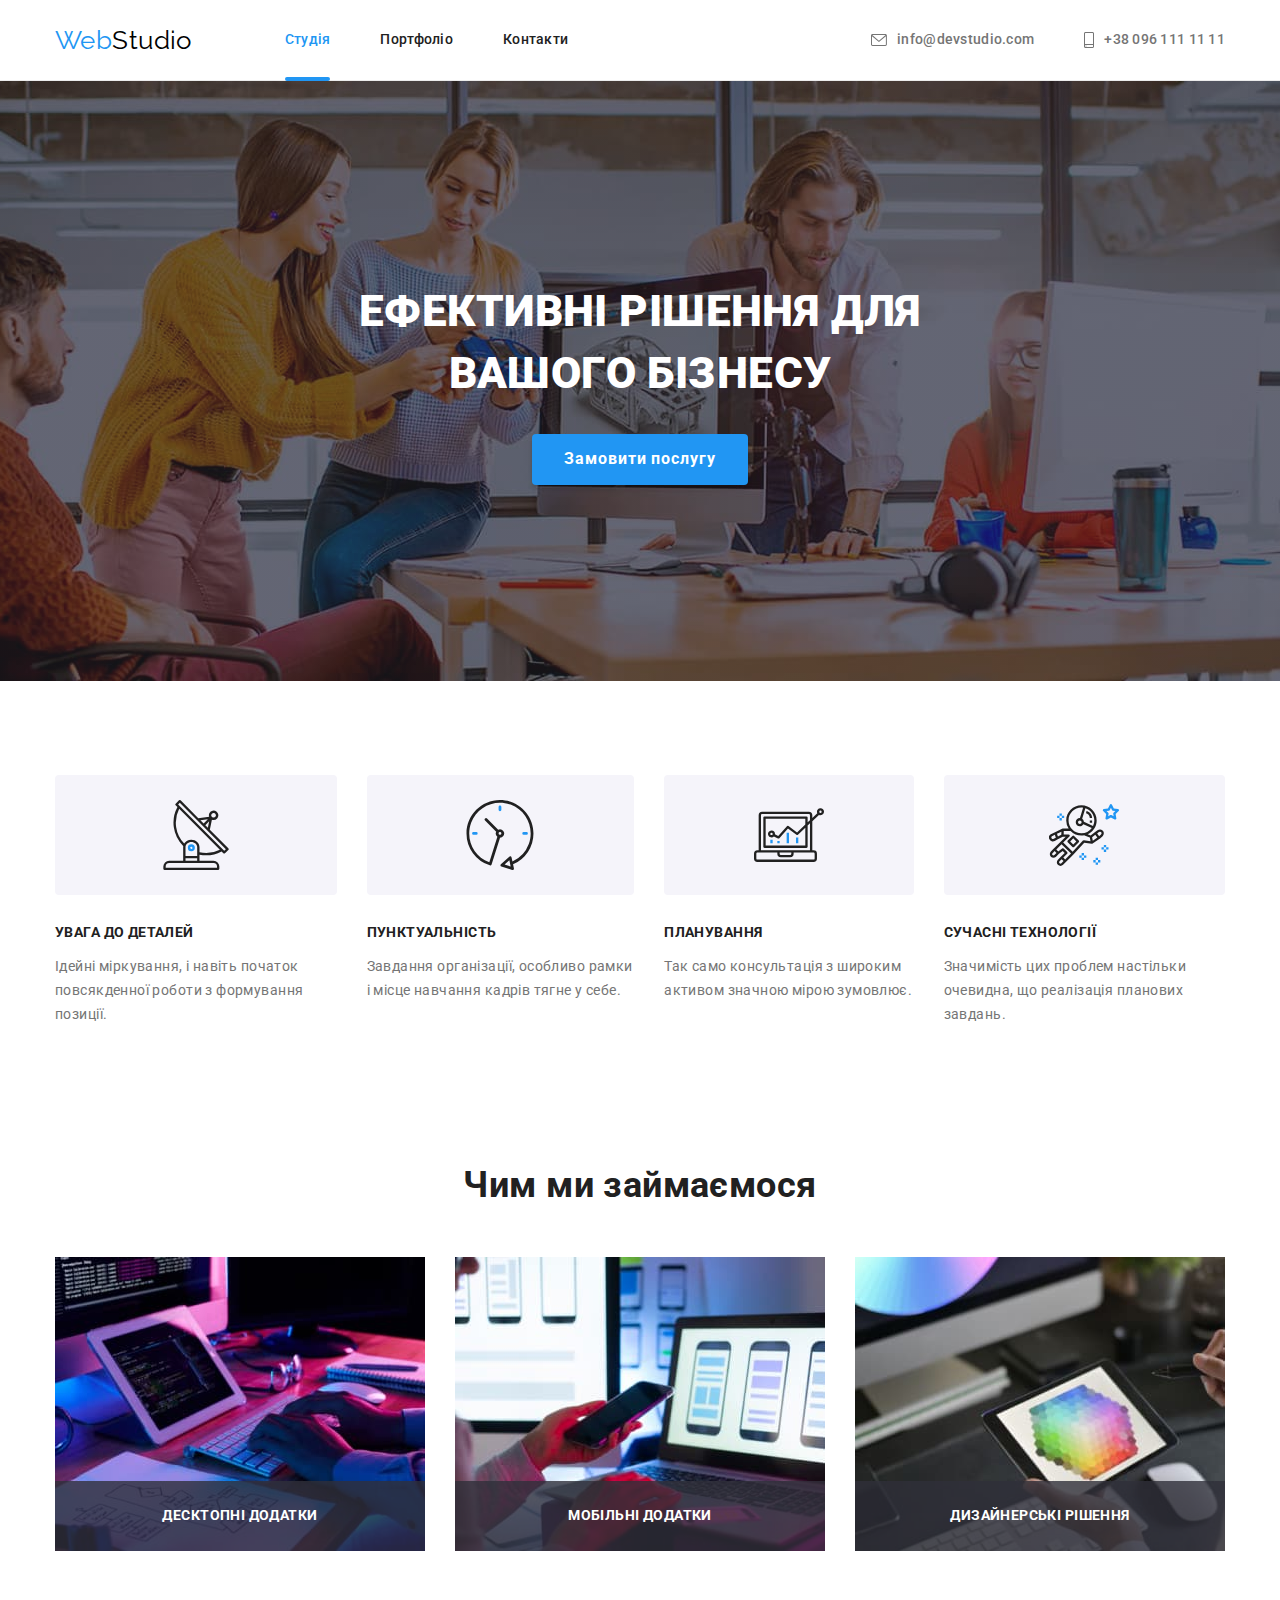
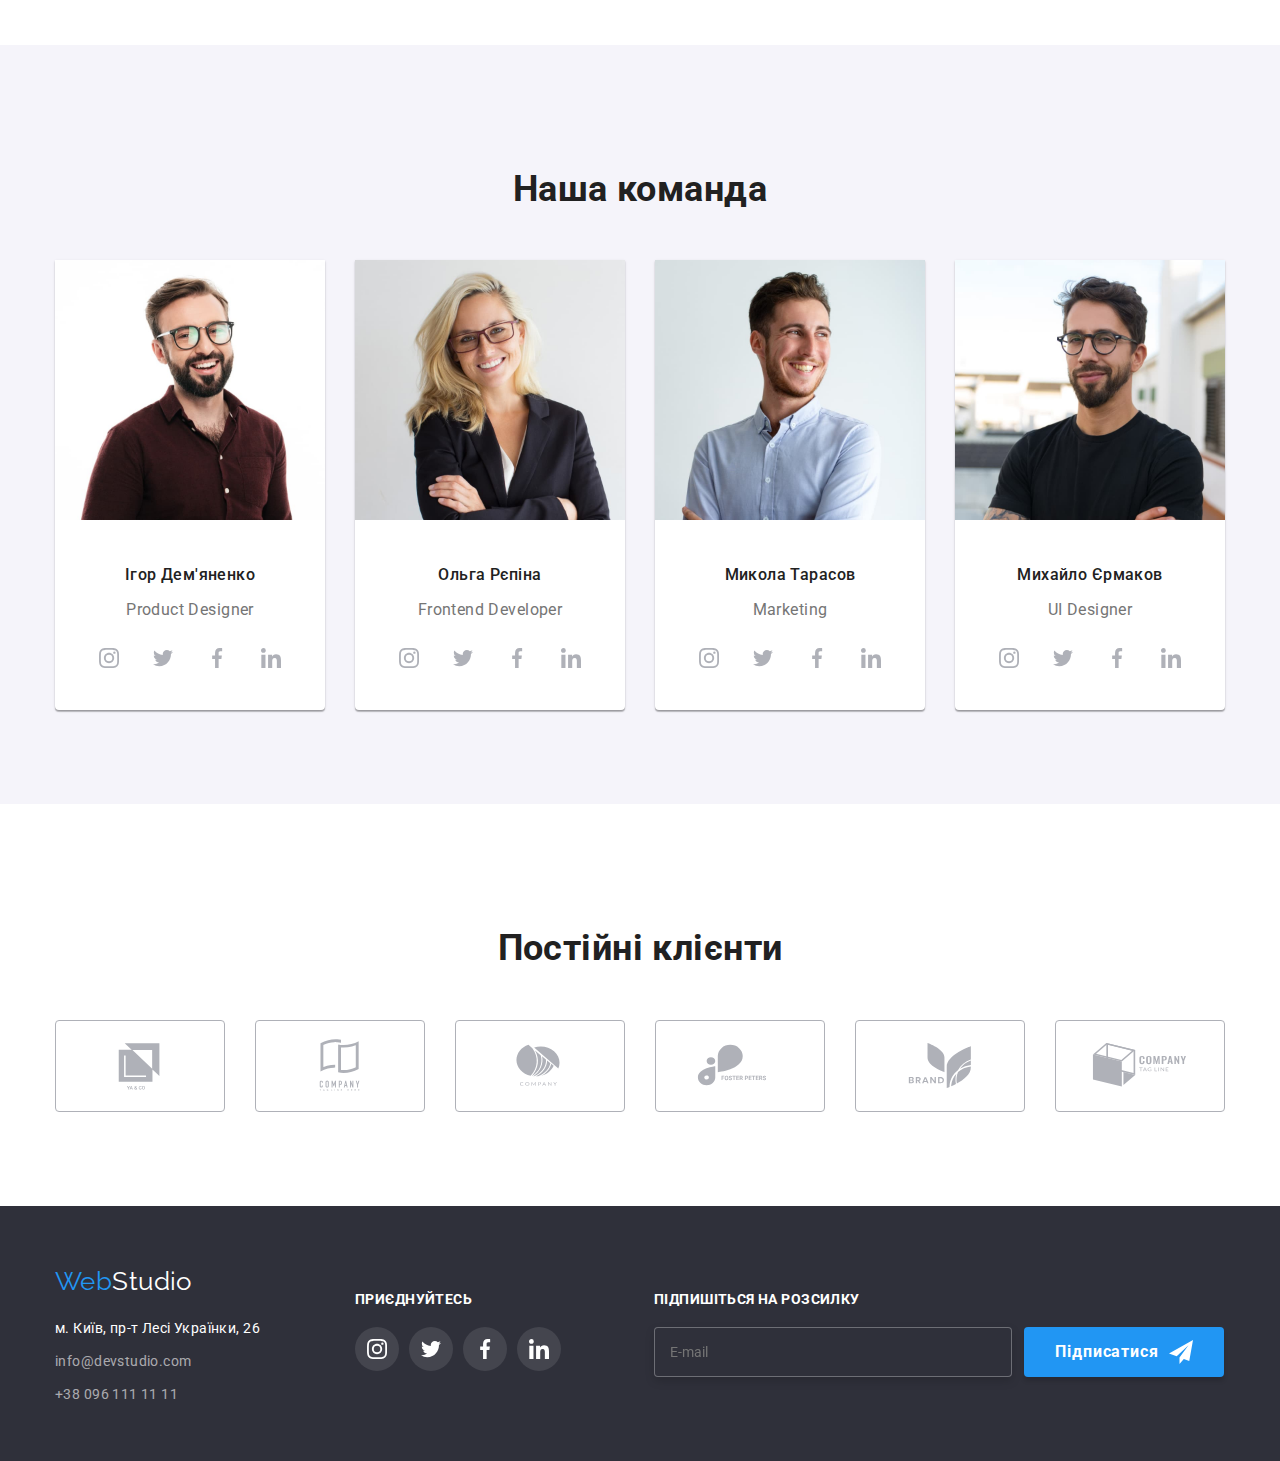
<file: index.html>
<!DOCTYPE html>
<html lang="uk">
    <meta charset="UTF-8">
    <meta http-equiv="X-UA-Compatible" content="IE=edge">
    <meta name="viewport" content="width=device-width, initial-scale=1.0">
    <title>Студія</title>
    <link rel="preconnect" href="https://fonts.googleapis.com">
    <link rel="preconnect" href="https://fonts.gstatic.com" crossorigin>
    <link href="https://fonts.googleapis.com/css2?family=Raleway:wght@700&family=Roboto:wght@400;500;700;900&display=swap"
        rel="stylesheet">
    <link rel="stylesheet" href="https://cdnjs.cloudflare.com/ajax/libs/modern-normalize/1.1.0/modern-normalize.min.css">   
    <!-- <link rel="stylesheet" href="./css/styles.css"> -->
    <link rel="stylesheet" href="./css/main.min.css">
</head>
<body>
    <!-- Шапка сайту -->
      <header>
        <div class="container main-nav">
            <a href="./index.html" class="logo" lang="en">
                <span class="logo__first-part">Web</span><span class="logo__second-part">Studio</span>
            </a>
            <nav>
                <ul class="list site-nav">
                    <li class="site-nav__item"><a href="./index.html" class="site-nav__link site-nav__link--current site-nav__link--active">Студія</a></li>
                    <li class="site-nav__item"><a href="./portfolio.html" class="site-nav__link">Портфоліо</a></li>
                    <li class="site-nav__item"><a href="./test.html" class="site-nav__link">Контакти</a></li>
                </ul>
            </nav>
            <ul class="list contactus">
                <li class="contactus__item">
                    <a href="mailto:info@devstudio.com" class="contactus__link">
                        <svg class="contactus__icon-mail" width="16" height="12">
                            <use href="./images/icons.svg#icon-mail"></use>
                        </svg>info@devstudio.com
                    </a>
                </li>
                <li class="contactus__item">
                    <a href="tel:+380961111111" class="contactus__link">
                        <svg class="contactus__icon-tel" width="10" height="16">
                            <use href="./images/icons.svg#icon-tel"></use>
                        </svg>+38 096 111 11 11
                    </a>
                </li>
            </ul>
        </div>
     </header>

      <main>
        <!--Hero-->
            <section class="hero hero--centred hero--theme">
                <div class="container">
                    <h1 class="hero__title">Ефективні рішення для 
                       вашого бізнесу</h1>
                    <button data-modal-open type="button" class="common-button hero__button">Замовити послугу</button>
                </div>
            </section>
        <!--Features-->
            <section class="section">
                <div class="container">
                    <h2  class="section__title visually-hidden">Наші особливості</h2>
                    <ul class="list features">
                        <li class="features__item">
                            <div class="features__icon">
                                <svg width="70" height="70">
                                    <use href="./images/icons.svg#icon-antenna"></use>
                                </svg>
                            </div>
                            <h3 class="features__title">Увага до деталей</h3>
                            <p>Ідейні міркування, і навіть початок повсякденної роботи з формування позиції.</p>
                        </li>
                        <li class="features__item">
                            <div class="features__icon">
                                <svg width="70" height="70">
                                    <use href="./images/icons.svg#icon-clock"></use>
                                </svg>
                            </div>
                            <h3 class="features__title">Пунктуальність</h3>
                            <p>Завдання організації, особливо рамки і місце навчання кадрів тягне у себе.</p>
                        </li>
                        <li class="features__item">
                            <div class="features__icon">
                                <svg width="70" height="70">
                                    <use href="./images/icons.svg#icon-diagram"></use>
                                </svg>
                            </div>
                            <h3 class="features__title">Планування</h3>
                            <p>Так само консультація з широким активом значною мірою зумовлює.</p>
                        </li>
                        <li class="features__item">
                            <div class="features__icon">
                                <svg width="70" height="70">
                                    <use href="./images/icons.svg#icon-astronaut"></use>
                                </svg>
                            </div>
                            <h3 class="features__title">Сучасні Технології</h3>
                            <p>Значимість цих проблем настільки очевидна, що реалізація планових завдань.</p>
                        </li>
                    </ul>
                </div>
            </section>
            <!--Works-->
            <section class="section section--nopadding">
                <div class="container">
                    <h2 class="section__title">Чим ми займаємося</h2>
                    <ul class="works list">
                        <li class="works__thumb">
                            <img  src="./images/box1.jpg" alt="Десктопні приложення" width="370" height="294">
                            <p class="works__description">Десктопні додатки</p>
                        </li>
                        <li class="works__thumb">
                            <img  src="./images/box2.jpg" alt="Мобільні приложення" width="370" height="294">
                            <p class="works__description">Мобільні додатки</p>
                        </li>
                        <li class="works__thumb">
                            <img  src="./images/box3.jpg" alt="Дизайнерські рішення" width="370" height="294">
                            <p class="works__description">Дизайнерські рішення</p>
                        </li>
                    </ul>
                </div>
            </section>
            <!--Our team-->
            <section class="section section--gray">
                <div class="container">
                    <h2 class="section__title">Наша команда</h2>
                    <ul class="list team">
                        <li class="team__item">
                            <img class="team__image" src="./images/card1.jpg" alt="Фото дизайнера проекту" width="270" height="260">
                            <div class="team__figcaption">
                                <h3 class="team__member">Ігор Дем'яненко</h3>
                                <p lang="en" class="team__position">Product Designer</p>
                                <ul class="list social">
                                    <li class="social__item">
                                        <a class="social__link" href="">
                                            <svg class="social__icon" width="20" height="20">
                                                <use href="./images/icons.svg#icon-inst"></use>
                                            </svg>
                                        </a>
                                    </li>
                                    <li class="social__item">
                                        <a class="social__link" href="">
                                            <svg class="social__icon" width="20" height="20">
                                                <use href="./images/icons.svg#icon-twit"></use>
                                            </svg>
                                        </a>
                                    </li>
                                    <li class="social__item">
                                        <a class="social__link" href="">
                                            <svg class="social__icon" width="20" height="20">
                                                <use href="./images/icons.svg#icon-fb"></use>
                                            </svg>
                                        </a>
                                    </li>
                                    <li class="social__item">
                                        <a class="social__link" href="">
                                            <svg class="social__icon" width="20" height="20">
                                                <use href="./images/icons.svg#icon-l-in"></use>
                                            </svg>
                                        </a>
                                    </li>
                                </ul> 
                            </div>
                        </li>
                        <li class="team__item">
                            <img class="team__image" src="./images/card2.jpg" alt="Фото фронт-енд розробника" width="270" height="260">
                            <div class="team__figcaption">
                                <h3 class="team__member">Ольга Рєпіна</h3>
                                <p lang="en" class="team__position">Frontend Developer</p>
                                <ul class="list social">
                                    <li class="social__item">
                                        <a class="social__link" href="">
                                            <svg class="social__icon" width="20" height="20">
                                                <use href="./images/icons.svg#icon-inst"></use>
                                            </svg>
                                        </a>
                                    </li>
                                    <li class="social__item">
                                        <a class="social__link" href="">
                                            <svg class="social__icon" width="20" height="20">
                                                <use href="./images/icons.svg#icon-twit"></use>
                                            </svg>
                                        </a>
                                    </li>
                                    <li class="social__item">
                                        <a class="social__link" href="">
                                            <svg class="social__icon" width="20" height="20">
                                                <use href="./images/icons.svg#icon-fb"></use>
                                            </svg>
                                        </a>
                                    </li>
                                    <li class="social__item">
                                        <a class="social__link" href="">
                                            <svg class="social__icon" width="20" height="20">
                                                <use href="./images/icons.svg#icon-l-in"></use>
                                            </svg>
                                        </a>
                                    </li>
                                </ul>
                            </div>
                        </li>
                        <li class="team__item">
                            <img class="team__image" src="./images/card3.jpg" alt="Фото маркетолога" width="270" height="260">
                            <div class="team__figcaption">
                                <h3 class="team__member">Микола Тарасов</h3>
                                <p lang="en" class="team__position">Marketing</p>
                                <ul class="list social">
                                    <li class="social__item">
                                        <a class="social__link" href="">
                                            <svg class="social__icon" width="20px" height="20px">
                                                <use href="./images/icons.svg#icon-inst"></use>
                                            </svg>
                                        </a>
                                    </li>
                                    <li class="social__item">
                                        <a class="social__link" href="">
                                            <svg class="social__icon" width="20" height="20">
                                                <use href="./images/icons.svg#icon-twit"></use>
                                            </svg>
                                        </a>
                                    </li>
                                    <li class="social__item">
                                        <a class="social__link" href="">
                                            <svg class="social__icon" width="20" height="20">
                                                <use href="./images/icons.svg#icon-fb"></use>
                                            </svg>
                                        </a>
                                    </li>
                                    <li class="social__item">
                                        <a class="social__link" href="">
                                            <svg class="social__icon" width="20" height="20">
                                                <use href="./images/icons.svg#icon-l-in"></use>
                                            </svg>
                                        </a>
                                    </li>
                                </ul>
                            </div>
                        </li>
                        <li class="team__item">
                            <img class="team__image" src="./images/card4.jpg" alt="Фото UI дизайнера" width="270" height="260">
                            <div class="team__figcaption">
                                <h3 class="team__member">Михайло Єрмаков</h3>
                                <p lang="en" class="team__position">UI Designer</p>
                                <ul class="list social">
                                    <li class="social__item">
                                        <a class="social__link" href="">
                                            <svg class="social__icon" width="20" height="20">
                                                <use href="./images/icons.svg#icon-inst"></use>
                                            </svg>
                                        </a>
                                    </li>
                                    <li class="social__item">
                                        <a class="social__link" href="">
                                            <svg class="social__icon" width="20" height="20">
                                                <use href="./images/icons.svg#icon-twit"></use>
                                            </svg>
                                        </a>
                                    </li>
                                    <li class="social__item">
                                        <a class="social__link" href="">
                                            <svg class="social__icon" width="20" height="20">
                                                <use href="./images/icons.svg#icon-fb"></use>
                                            </svg>
                                        </a>
                                    </li>
                                    <li class="social__item">
                                        <a class="social__link" href="">
                                            <svg class="social__icon" width="20" height="20">
                                                <use href="./images/icons.svg#icon-l-in"></use>
                                            </svg>
                                        </a>
                                    </li>
                                </ul>
                            </div>
                        </li>
                    </ul>
                </div>
            </section>
            <!-- /* Regular clients */ -->
            <section class="section">
                <div class="container">
                    <h2 class="section__title">Постійні клієнти</h2>
                    <ul class="list clients">
                        <li class="clients__item">
                            <a href="" class="clients__link">
                                <svg class="clients__icon" width="106" height="60">
                                    <use href="./images/icons.svg#icon-client1"></use>
                                </svg>
                            </a>
                        </li>
                        <li class="clients__item">
                            <a href="" class="clients__link">
                                <svg class="clients__icon" width="106" height="60">
                                    <use href="./images/icons.svg#icon-client2"></use>
                                </svg>
                            </a>
                        </li>
                        <li class="clients__item">
                            <a href="" class="clients__link">
                                <svg class="clients__icon" width="106" height="60">
                                    <use href="./images/icons.svg#icon-client3"></use>
                                </svg>
                            </a>
                        </li>
                        <li class="clients__item">
                            <a href="" class="clients__link">
                                <svg class="clients__icon" width="106" height="60">
                                    <use href="./images/icons.svg#icon-client4"></use>
                                </svg>
                            </a>
                        </li>
                        <li class="clients__item">
                            <a href="" class="clients__link">
                                <svg class="clients__icon" width="106" height="60">
                                    <use href="./images/icons.svg#icon-client5"></use>
                                </svg>
                            </a>
                        </li>
                        <li class="clients__item">
                            <a href="" class="clients__link">
                                <svg class="clients__icon" width="106" height="60">
                                    <use href="./images/icons.svg#icon-client6"></use>
                                </svg>
                            </a>
                        </li>
                    </ul>
                </div>
            </section>
      </main>
      <footer class="footer">
        <div class="container">
            <div class="footer__wrap">
                <div class="footer__contacts">
                    <a href="./index.html" class="logo" lang="en">
                        <span class="logo__first-part">Web</span><span class="footer__logo">Studio</span>
                    </a>
                    <address class="our-contacts ">
                        <ul class="list footer__our-contacts">
                            <li class="our-contacts__item">
                                <a href="https://goo.gl/maps/11UuVae9dyb9pXKr7" class="our-contacts__address" target="_blank"
                                    rel="noopener noreferrer nofollow">м. Київ, пр-т Лесі Українки, 26</a>
                            </li>
                            <li class="our-contacts__item">
                                <a href="mailto:info@devstudio.com" class="our-contacts__mail">info@devstudio.com</a>
                            </li>
                            <li>
                                <a href="tel:+380961111111" class="our-contacts__tel">+38 096 111 11 11</a>
                            </li>
                        </ul>
                    </address>
                </div>
            
                <div class="join-us">
                    <h3 class="join-us__title">Приєднуйтесь</h3>
                    <ul class="list social join-us__social">
                        <li class="social__item">
                            <a class="social__link join-us__social__link" href="">
                                <svg class="join-us__social__icon" width="20px" height="20px">
                                    <use href="./images/icons.svg#icon-inst"></use>
                                </svg>
                            </a>
                        </li>
                        <li class="social__item">
                            <a class="social__link join-us__social__link" href="">
                                <svg class="join-us__social__icon" width="20" height="20">
                                    <use href="./images/icons.svg#icon-twit"></use>
                                </svg>
                            </a>
                        </li>
                        <li class="social__item">
                            <a class="social__link join-us__social__link" href="">
                                <svg class="join-us__social__icon" width="20" height="20">
                                    <use href="./images/icons.svg#icon-fb"></use>
                                </svg>
                            </a>
                        </li>
                        <li class="social__item">
                            <a class="social__link join-us__social__link" href="">
                                <svg class="join-us__social__icon" width="20" height="20">
                                    <use href="./images/icons.svg#icon-l-in"></use>
                                </svg>
                            </a>
                        </li>
                    </ul>
                </div>
                <div class="subscribe">
                    <h3 class="subscribe__title">Підпишіться на розсилку</h3>

                    <form class="subscribe__email" name="user-subscribe">
                        <label for="subscribe"></label>
                        <input id="subscribe" type="email" name="user-subscribe" class="subscribe__input" placeholder="E-mail">
                        <button type="submit" class="subscribe__button common-button">Підписатися
                            <svg class="subscribe__icon" width="24" height="24">
                                <use href="./images/icons.svg#icon-send"></use>
                            </svg>
                        </button>
                    </form>

                </div>
            </div>
        </div>
    </footer>
    <!-- Модальне вікно -->
    <div class="backdrop is-hidden" data-modal>
        <div class="modal">
            <button class="modal__close" data-modal-close>
                <svg class="modal__close-icon">
                    <use href="./images/icons.svg#icon-close"></use>
                </svg>
            </button>
    
            <form class="form" name="user-contacts">
                <b class="form__welcome">Залиште свої дані, ми вам передзвонимо</b>
                
                <div>
                    <label for="name" class="form__field-label">Ім'я</label>
                    <div class="form__input-wrapper">
                        <input class="form__field-input" id="name" name="user-name" type="text">
                        <svg class="form__icon">
                            <use href="./images/icons.svg#icon-person"></use>
                        </svg>
                    </div>
                </div>

                <div>
                    <label for="tel" class="form__field-label">Телефон</label>
                    <div class="form__input-wrapper">
                        <input class="form__field-input" id="tel" name="user-tel" type="tel">
                        <svg class="form__icon">
                            <use href="./images/icons.svg#icon-phone"></use>
                        </svg>
                    </div>
                    
                </div>
                <div>
                    <label for="email" class="form__field-label">Пошта</label>
                    <div class="form__input-wrapper">
                        <input class="form__field-input" id="email" name="user-email" type="email">
                        <svg class="form__icon">
                            <use href="./images/icons.svg#icon-email"></use>
                        </svg>
                    </div>

                </div>
                <div>
                    <label for="feedback" class="form__field-label">Коментар</label>
                    <textarea class="form__field-textarea" id="feedback" name="user-feedback"
                        placeholder="Введіть текст"></textarea>
                </div>
                <div class="form__checkbox">
                    <label class="form__label-checkbox">
                        <input class="form__input-checkbox" name="user-agree" type="checkbox" value="checkbox">
                        <svg class="form__icon-checkbox form__check-icon">
                            <use href="./images/icons.svg#icon-check"></use>
                        </svg>
                        <svg class="form__icon-checkbox form__agree-icon">
                            <use href="./images/icons.svg#icon-agree"></use>
                        </svg>
                        <span> Погоджуюся з розсилкою та приймаю
                            <a href="" class="form__contract">Умови договору</a>
                        </span>
                    </label>
                </div>
                <button type="submit" class="form__button common-button">Відправити</button>
            </form>
        </div>
    </div>
    <script src="./js/modal.js"></script>
</body>
</html>
</file>
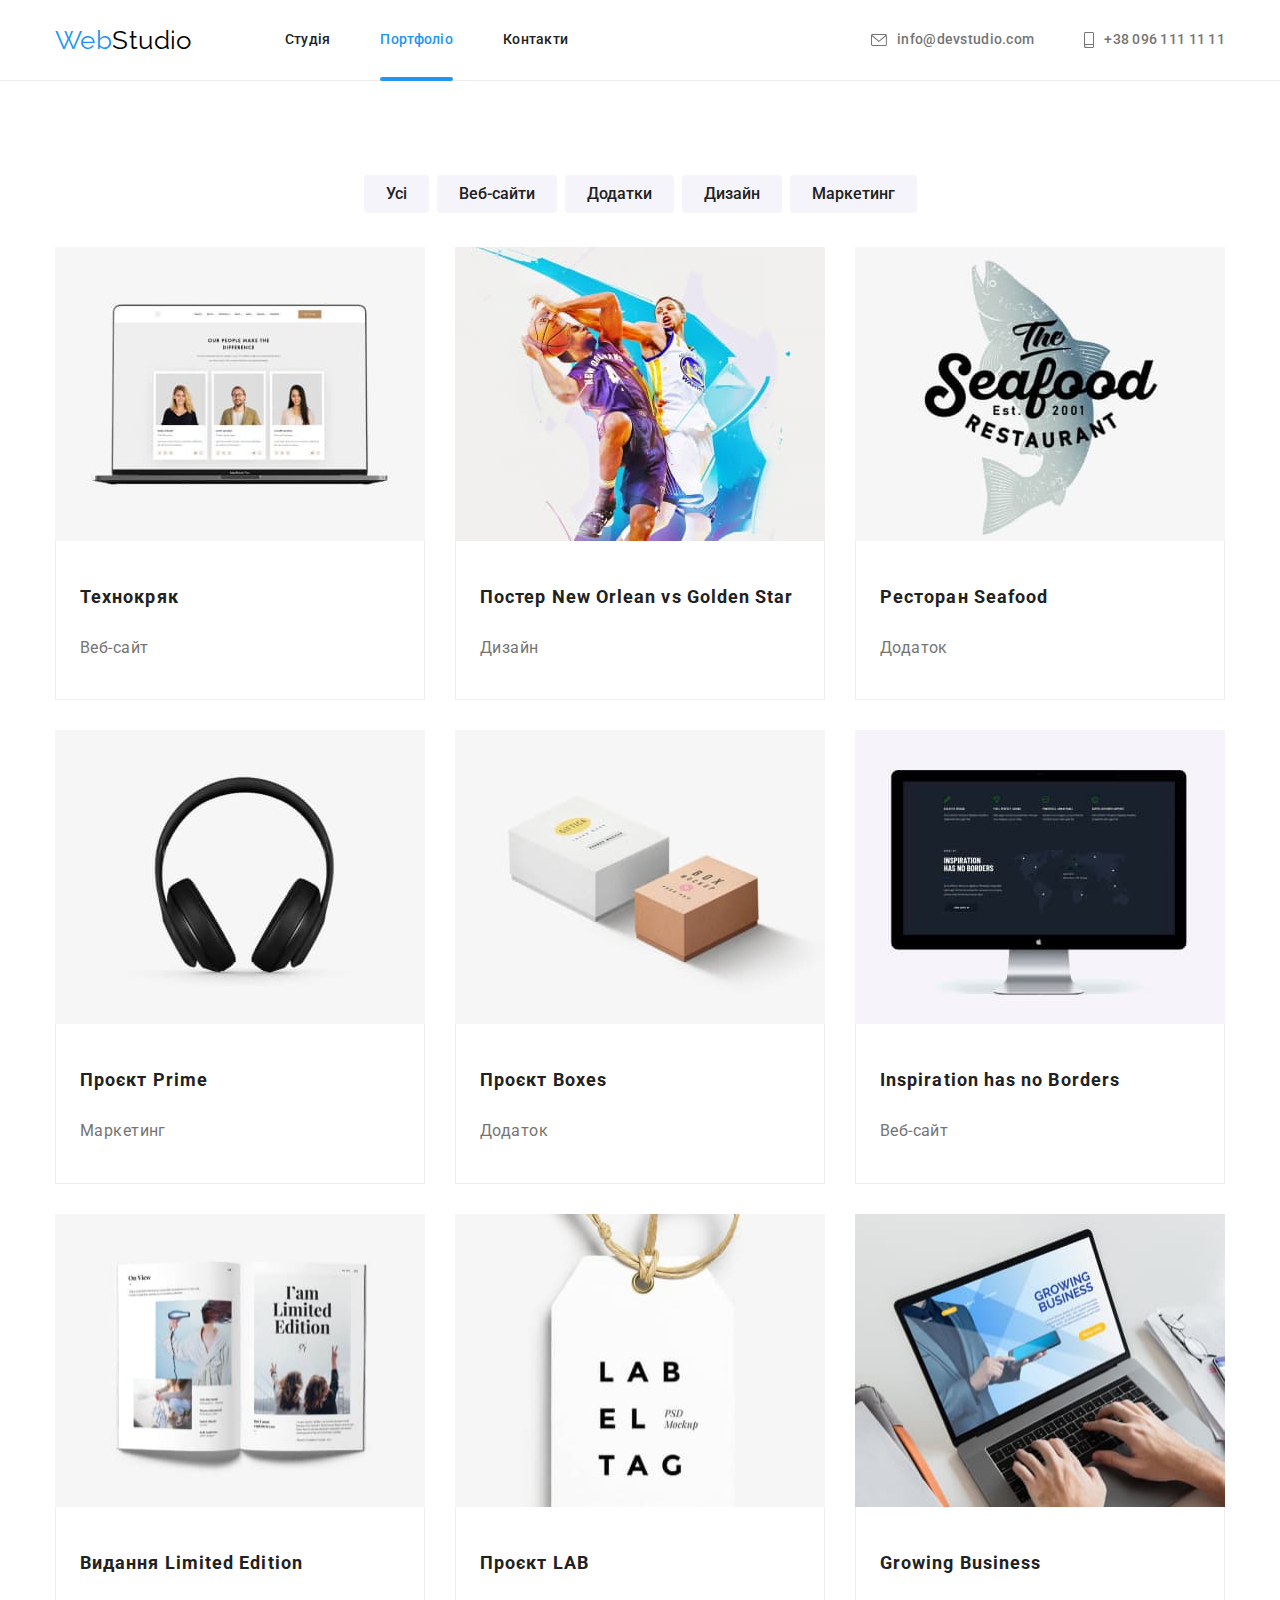
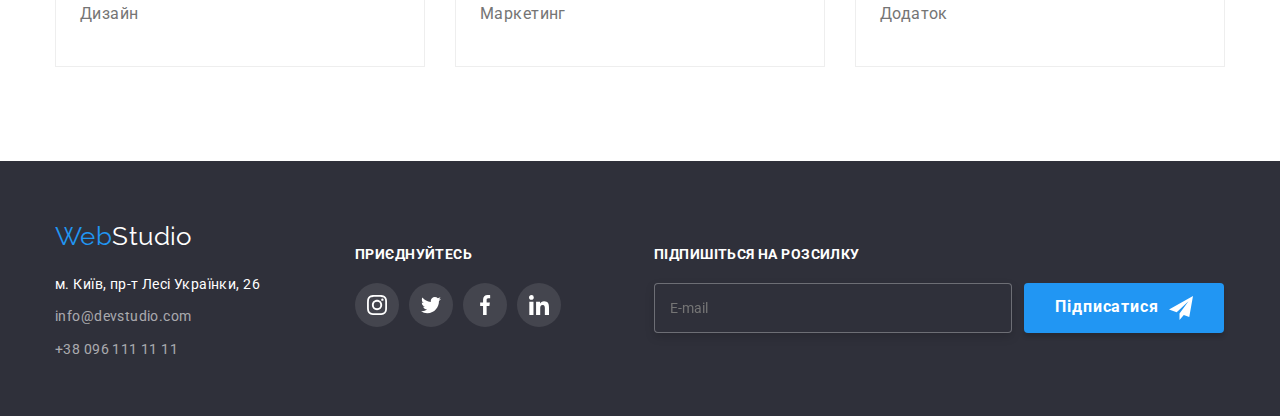
<file: portfolio.html>
<!DOCTYPE html>
<html lang="uk">
<head>
    <meta charset="UTF-8">
    <meta http-equiv="X-UA-Compatible" content="IE=edge">
    <meta name="viewport" content="width=device-width, initial-scale=1.0">
    <title>Портфоліо</title>
    <link rel="preconnect" href="https://fonts.googleapis.com">
    <link rel="preconnect" href="https://fonts.gstatic.com" crossorigin>
    <link href="https://fonts.googleapis.com/css2?family=Raleway:wght@700&family=Roboto:wght@400;500;700;900&display=swap"
        rel="stylesheet">
    <link rel="stylesheet" href="https://cdnjs.cloudflare.com/ajax/libs/modern-normalize/1.1.0/modern-normalize.min.css">    
    <!-- <link rel="stylesheet" href="./css/styles.css"> -->
    <link rel="stylesheet" href="./css/main.min.css">
</head>
<body>
    <!-- Шапка сайту -->
    <header>
        <div class="container main-nav">
            <a href="./index.html" class="logo" lang="en">
                <span class="logo__first-part">Web</span><span class="logo__second-part">Studio</span> 
             </a>
             <nav>
                <ul class="list site-nav">
                    <li class="site-nav__item"><a href="./index.html" class="site-nav__link">Студія</a></li>
                    <li class="site-nav__item"><a href="./portfolio.html" class="site-nav__link site-nav__link--current site-nav__link--active">Портфоліо</a></li>
                    <li class="site-nav__item"><a href="#" class="site-nav__link">Контакти</a></li>
                </ul>
            </nav>
            <ul class="list contactus">
                <li class="contactus__item">
                    <a href="mailto:info@devstudio.com" class="contactus__link">
                        <svg class="contactus__icon-mail" width="16px" height="12px">
                            <use href="./images/icons.svg#icon-mail"></use>
                        </svg>info@devstudio.com
                    </a>
                </li>
                <li class="contactus__item">
                    <a href="tel:+380961111111" class="contactus__link">
                        <svg class="contactus__icon-tel" width="10px" height="16px">
                            <use href="./images/icons.svg#icon-tel"></use>
                        </svg>+38 096 111 11 11
                    </a>
                </li>
            </ul>
        </div>
    </header>

    <main>
        <section class="portfolio">
            <div class="container">
                <h1 class="visually-hidden">Портфоліо</h1>
                <!-- Buttons -->
                <ul class="list buttons"> 
                    <li class="buttons__item"><button type="button" class="portfolio__button">Усі</button></li>
                    <li class="buttons__item"><button type="button" class="portfolio__button">Веб-сайти</button></li>
                    <li class="buttons__item"><button type="button" class="portfolio__button">Додатки</button></li>
                    <li class="buttons__item"><button type="button" class="portfolio__button">Дизайн</button></li>
                    <li class="buttons__item"><button type="button" class="portfolio__button">Маркетинг</button></li>
                </ul>
                <!-- Collection -->
                <!-- 1 -->
                <ul class="grid list">
                    <li class="grid__item">
                        <a href="" class="product">
                            <div class="product__thumb">
                                <img class="product__image" src="./images/img1.jpg" alt="Технокряк" width="370" height="294">
                                <div class="product__overlay">
                                    <p>Ресурс пропонує комплексні пропозиції з різним рівнем функціоналу та сервісів. Все це дозволить відвідувачу
                                        отримати вичерпні відомості про компанію чи приватну особу.
                                    </p>
                                </div>
                            </div>
                            <div class="product__description">
                                <h3 class="product__title">Технокряк</h3>
                                <p class="product__type">Веб-сайт</p>
                            </div>
                        </a>
                    </li>
                    <!-- 2 -->
                    <li class="grid__item">
                        <a href="" class="product">
                            <div class="product__thumb">
                                <img class="product__image" src="./images/img2.jpg" alt="Постер New Orlean vs Golden Star" width="370" height="294">
                                <div class="product__overlay">
                                    <p>Ресурс пропонує комплексні пропозиції з різним рівнем функціоналу та сервісів. Все це дозволить відвідувачу
                                        отримати вичерпні відомості про компанію чи приватну особу.
                                    </p>
                                </div>
                            </div>
                            <div class="product__description">
                                <h3 lang="en" class="product__title">Постер New Orlean vs Golden Star</h3>
                                <p class="product__type">Дизайн</p>
                            </div>
                        </a>
                    </li>
                    <!-- 3 -->
                    <li class="grid__item">
                        <a href="" class="product">
                            <div class="product__thumb">
                                <img class="product__image" src="./images/img3.jpg" alt="Ресторан Seafood" width="370" height="294">
                                    <div class="product__overlay">
                                    <p>Ресурс пропонує комплексні пропозиції з різним рівнем функціоналу та сервісів. Все це дозволить відвідувачу
                                        отримати вичерпні відомості про компанію чи приватну особу.
                                    </p>
                                </div>
                            </div>
                            <div class="product__description">
                                <h3 lang="en" class="product__title">Ресторан Seafood</h3>
                                <p class="product__type">Додаток</p>
                            </div>
                        </a>
                    </li>
                    <!-- 4 -->
                    <li class="grid__item">
                        <a href="" class="product">
                            <div class="product__thumb">
                                <img class="product__image" src="./images/img4.jpg" alt="Проєкт Prime" width="370" height="294">
                                <div class="product__overlay">
                                    <p>Ресурс пропонує комплексні пропозиції з різним рівнем функціоналу та сервісів. Все це дозволить відвідувачу
                                        отримати вичерпні відомості про компанію чи приватну особу.
                                    </p>
                                </div>
                            </div>
                            <div class="product__description">
                                <h3 lang="en" class="product__title">Проєкт Prime</h3>
                                <p class="product__type">Маркетинг</p>
                            </div>
                        </a>
                    </li>
                    <!-- 5 -->
                    <li class="grid__item">
                        <a href="" class="product">
                            <div class="product__thumb">
                                <img class="product__image" src="./images/img5.jpg" alt="Проєкт Boxes" width="370" height="294">
                                <div class="product__overlay">
                                    <p>Ресурс пропонує комплексні пропозиції з різним рівнем функціоналу та сервісів. Все це дозволить відвідувачу
                                        отримати вичерпні відомості про компанію чи приватну особу.
                                    </p>
                                </div>
                            </div>
                            <div class="product__description">
                                <h3 lang="en" class="product__title">Проєкт Boxes</h3>
                                <p class="product__type">Додаток</p>
                            </div>
                        </a>
                    </li>
                    <!-- 6 -->
                    <li class="grid__item">
                        <a href="" class="product">
                            <div class="product__thumb">
                                <img class="product__image" src="./images/img6.jpg" alt="Inspiration has no Borders" width="370" height="294">
                                <div class="product__overlay">
                                    <p>Ресурс пропонує комплексні пропозиції з різним рівнем функціоналу та сервісів. Все це дозволить відвідувачу
                                        отримати вичерпні відомості про компанію чи приватну особу.
                                    </p>
                                </div>
                            </div>
                            <div class="product__description">
                                <h3 lang="en" class="product__title">Inspiration has no Borders</h3>
                                <p class="product__type">Веб-сайт</p>
                            </div>
                        </a>
                    </li>
                    <!-- 7 -->
                    <li class="grid__item">
                        <a href="" class="product">
                            <div class="product__thumb">
                                <img class="product__image" src="./images/img7.jpg" alt="Видання Limited Edition" width="370" height="294">
                                <div class="product__overlay">
                                    <p>Ресурс пропонує комплексні пропозиції з різним рівнем функціоналу та сервісів. Все це дозволить відвідувачу
                                        отримати вичерпні відомості про компанію чи приватну особу.
                                    </p>
                                </div>
                            </div>
                            <div class="product__description">
                                <h3 lang="en" class="product__title">Видання Limited Edition</h3>
                                <p class="product__type">Дизайн</p>
                            </div>
                        </a>
                    </li>
                    <!-- 8 -->
                     <li class="grid__item">
                        <a href="" class="product">
                            <div class="product__thumb">
                                <img class="product__image" src="./images/img8.jpg" alt="Проєкт LAB" width="370" height="294">
                                <div class="product__overlay">
                                    <p>Ресурс пропонує комплексні пропозиції з різним рівнем функціоналу та сервісів. Все це дозволить відвідувачу
                                        отримати вичерпні відомості про компанію чи приватну особу.
                                    </p>
                                </div>
                            </div>
                            <div class="product__description">
                                <h3 lang="en" class="product__title">Проєкт LAB</h3>
                                <p class="product__type">Маркетинг</p>
                            </div>
                        </a>
                    </li>
                    <!-- 9 -->
                    <li class="grid__item">
                        <a href="" class="product">
                            <div class="product__thumb">
                                <img class="product__image" src="./images/img9.jpg" alt="Growing Business" width="370" height="294">
                                <div class="product__overlay">
                                    <p>Ресурс пропонує комплексні пропозиції з різним рівнем функціоналу та сервісів. Все це дозволить відвідувачу
                                        отримати вичерпні відомості про компанію чи приватну особу.
                                    </p>
                                </div>
                            </div>
                            <div class="product__description">
                                <h3 lang="en" class="product__title">Growing Business</h3>
                                <p class="product__type">Додаток</p>
                            </div>
                        </a>
                    </li>
                </ul>
            </div>
        </section>
    </main>
        <footer class="footer">
            <div class="container">
                <div class="footer__wrap">
                    <div class="footer__contacts">
                        <a href="./index.html" class="logo" lang="en">
                            <span class="logo__first-part">Web</span><span class="footer__logo">Studio</span>
                        </a>
                        <address class="our-contacts ">
                            <ul class="list footer__our-contacts">
                                <li class="our-contacts__item">
                                    <a href="https://goo.gl/maps/11UuVae9dyb9pXKr7" class="our-contacts__address"
                                        target="_blank" rel="noopener noreferrer nofollow">м. Київ, пр-т Лесі Українки, 26</a>
                                </li>
                                <li class="our-contacts__item">
                                    <a href="mailto:info@devstudio.com" class="our-contacts__mail">info@devstudio.com</a>
                                </li>
                                <li>
                                    <a href="tel:+380961111111" class="our-contacts__tel">+38 096 111 11 11</a>
                                </li>
                            </ul>
                        </address>
                    </div>
        
                    <div class="join-us">
                        <h3 class="join-us__title">Приєднуйтесь</h3>
                        <ul class="list social join-us__social">
                            <li class="social__item">
                                <a class="social__link join-us__social__link" href="">
                                    <svg class="join-us__social__icon" width="20px" height="20px">
                                        <use href="./images/icons.svg#icon-inst"></use>
                                    </svg>
                                </a>
                            </li>
                            <li class="social__item">
                                <a class="social__link join-us__social__link" href="">
                                    <svg class="join-us__social__icon" width="20" height="20">
                                        <use href="./images/icons.svg#icon-twit"></use>
                                    </svg>
                                </a>
                            </li>
                            <li class="social__item">
                                <a class="social__link join-us__social__link" href="">
                                    <svg class="join-us__social__icon" width="20" height="20">
                                        <use href="./images/icons.svg#icon-fb"></use>
                                    </svg>
                                </a>
                            </li>
                            <li class="social__item">
                                <a class="social__link join-us__social__link" href="">
                                    <svg class="join-us__social__icon" width="20" height="20">
                                        <use href="./images/icons.svg#icon-l-in"></use>
                                    </svg>
                                </a>
                            </li>
                        </ul>
                    </div>
                    <div class="subscribe">
                        <h3 class="subscribe__title">Підпишіться на розсилку</h3>
        
                        <form class="subscribe__email" name="user-subscribe">
                            <label for="subscribe"></label>
                            <input id="subscribe" type="email" name="user-subscribe" class="subscribe__input"
                                placeholder="E-mail">
                            <button type="submit" class="subscribe__button common-button">Підписатися
                                <svg class="subscribe__icon" width="24" height="24">
                                    <use href="./images/icons.svg#icon-send"></use>
                                </svg>
                            </button>
                        </form>
        
                    </div>
                </div>
            </div>
        </footer>
</body>
</html>
</file>
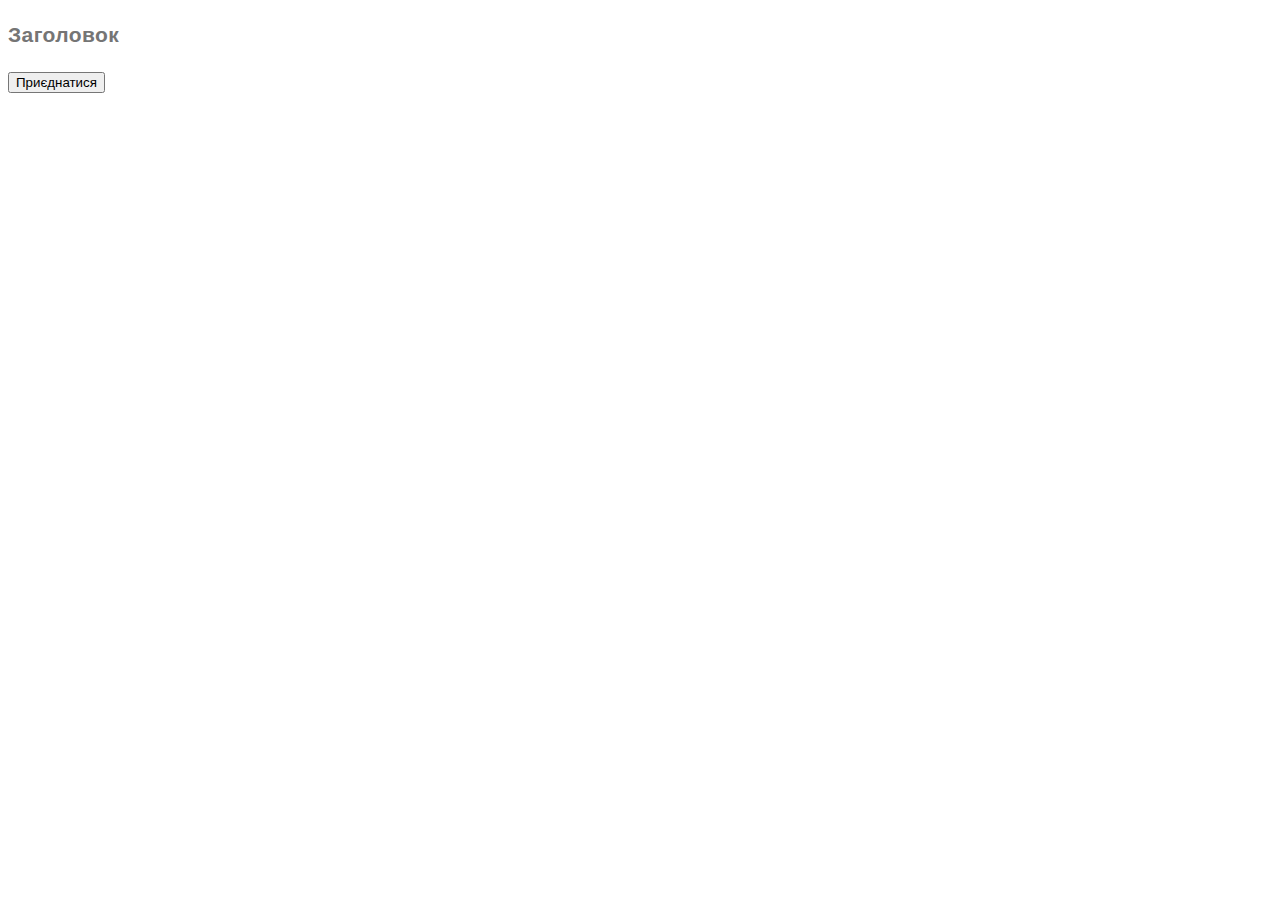
<file: test.html>
<!DOCTYPE html>
<html lang="en">
<head>
    <meta charset="UTF-8">
    <meta http-equiv="X-UA-Compatible" content="IE=edge">
    <meta name="viewport" content="width=device-width, initial-scale=1.0">
    <title>Test</title>
    <link rel="stylesheet" href="./css/main.min.css">
</head>
<body>
    <div class="box">
        <h2 class="box__title" >Заголовок</h2>
        <button class="box__button" >Приєднатися</button>
    </div>
</body>
</html>
</file>
<file: css/main.min.css>
body{background-color:#fff;color:#757575;font-size:14px;line-height:1.71;font-weight:400;letter-spacing:.03em;font-family:Roboto,sans-serif}.our-contacts{margin-bottom:0;margin-top:0;font-style:normal;text-decoration:none}.grid,.buttons,.our-contacts__item,.footer__our-contacts,.clients,.social,.team,.works,.features,.contactus,.site-nav{margin:0;padding:0;list-style:none}.container{width:1200px;padding-left:15px;padding-right:15px;margin:0 auto}.product__overlay,.form__checkbox,.modal__close,.subscribe__button,.clients__link,.social__link,.works__description,.features__icon,.main-nav{display:-webkit-box;display:-ms-flexbox;display:flex;-webkit-box-align:center;-ms-flex-align:center;align-items:center;-webkit-box-pack:center;-ms-flex-pack:center;justify-content:center}.form__button,.subscribe__button,.hero__button{font-family:inherit;border-width:0;-webkit-box-shadow:0px 4px 4px rgba(0,0,0,.15);box-shadow:0px 4px 4px rgba(0,0,0,.15);border-radius:4px;cursor:pointer;font-weight:700;font-size:16px;line-height:1.88;letter-spacing:.06em;background-color:#2196f3;color:#fff}.section{display:block;-webkit-box-pack:center;-ms-flex-pack:center;justify-content:center;padding-top:94px;padding-bottom:94px}.section__title{text-align:center;margin-bottom:50px;color:#212121;font-weight:700;font-size:36px;line-height:1.16}.subscribe__title,.join-us__title{font-size:14px;color:#fff;font-weight:700;line-height:1.14;text-transform:uppercase}header{border-bottom:1px solid #ececec}.main-nav{padding-top:0;padding-bottom:0}.logo{font-family:"Raleway",sans-serif;font-size:26px;line-height:1.2;text-decoration:none}.logo__first-part{color:#2196f3}.logo__second-part{color:#000}.footer__logo{color:#fff}.site-nav{display:-webkit-box;display:-ms-flexbox;display:flex;margin-left:93px}.site-nav__item{position:relative;margin-right:50px}.site-nav__item:last-child{margin-right:0}.site-nav__link{display:block;padding-top:32px;padding-bottom:32px;font-weight:500;line-height:1.14;letter-spacing:.02em;color:#212121;text-decoration:none;-webkit-transition:color 250ms var(--function-transition);transition:color 250ms var(--function-transition)}.site-nav__link:hover,.site-nav__link:focus{color:#2196f3}.site-nav__link--current{color:#2196f3}.site-nav__link--active::after{content:"";position:absolute;left:0;bottom:-1px;width:100%;height:2px;border:2px solid #2196f3;background:#2196f3;border-radius:20px}.contactus{display:-webkit-box;display:-ms-flexbox;display:flex;margin-left:auto}.contactus__item{margin-right:50px}.contactus__item:last-child{margin-right:0}.contactus__link{display:inline-block;padding-top:32px;padding-bottom:32px;position:relative;color:#757575;font-weight:500;line-height:1.14;letter-spacing:.02em;text-decoration:none;-webkit-transition:color 250ms var(--function-transition);transition:color 250ms var(--function-transition)}.contactus__link:hover,.contactus__link:focus{color:#2196f3}.contactus__link>.contactus__icon-mail,.contactus__link>.contactus__icon-tel{margin-right:10px;fill:currentColor;vertical-align:middle}.hero{padding-top:200px;padding-bottom:200px}.hero--centred{text-align:center}.hero--theme{max-width:1600px;height:600px;margin-left:auto;margin-right:auto;background:-webkit-gradient(linear, left top, right top, from(rgba(47, 48, 58, 0.4)), to(rgba(47, 48, 58, 0.4))),url(../images/img-hero.jpg);background:linear-gradient(to right, rgba(47, 48, 58, 0.4), rgba(47, 48, 58, 0.4)),url(../images/img-hero.jpg);background-repeat:no-repeat;background-position:center;background-color:#c4c4c4}.hero__title{width:696px;margin:0 auto;font-weight:900;font-size:44px;line-height:1.4;text-transform:uppercase;color:#fff}.hero__button{display:inline;margin-top:30px;padding:10px 32px;min-width:216px}.visually-hidden{position:absolute;white-space:nowrap;width:1px;height:1px;overflow:hidden;border:0;padding:0;clip:rect(0 0 0 0);-webkit-clip-path:inset(50%);clip-path:inset(50%);margin:-1px}.features{display:-webkit-box;display:-ms-flexbox;display:flex;-webkit-box-pack:center;-ms-flex-pack:center;justify-content:center}.features__item{margin-right:30px}.features__item:last-child{margin-right:0}.features__title{margin-bottom:10px;font-size:14px;color:#212121;font-weight:700;line-height:1.14;text-transform:uppercase}.features__icon{width:auto;height:120px;border-radius:4px;background-color:#f5f4fa;margin-bottom:30px}.section--nopadding{padding-top:0}.works{display:-webkit-box;display:-ms-flexbox;display:flex;-webkit-box-pack:center;-ms-flex-pack:center;justify-content:center}.works__thumb{display:-webkit-box;display:-ms-flexbox;display:flex;-webkit-box-align:end;-ms-flex-align:end;align-items:flex-end;position:relative;max-width:100%;height:auto;margin-right:30px}.works__thumb:last-child{margin-right:0}.works__description{position:absolute;height:70px;width:100%;margin:0 auto;text-align:center;font-weight:700;line-height:1.14;text-align:center;text-transform:uppercase;color:#fff;background-color:rgba(47,48,58,.8)}.section--gray{background-color:#f5f4fa}.team{display:-webkit-box;display:-ms-flexbox;display:flex;-webkit-box-pack:center;-ms-flex-pack:center;justify-content:center}.team__item{margin-right:30px;-webkit-box-shadow:0px 1px 3px rgba(0,0,0,.12),0px 1px 1px rgba(0,0,0,.14),0px 2px 1px rgba(0,0,0,.2);box-shadow:0px 1px 3px rgba(0,0,0,.12),0px 1px 1px rgba(0,0,0,.14),0px 2px 1px rgba(0,0,0,.2);border-radius:0px 0px 4px 4px;background-color:#fff}.team__item:last-child{margin-right:0}.team__image{display:block;max-width:100%;height:auto}.team__figcaption{padding:30px 10px}.team__member{margin-bottom:10px;text-align:center;color:#212121;font-weight:500;font-size:16px;line-height:1.18}.team__position{font-size:16px;text-align:center;line-height:1.17;margin-bottom:16px}.social{display:-webkit-box;display:-ms-flexbox;display:flex;-webkit-box-pack:center;-ms-flex-pack:center;justify-content:center}.social__item{width:44px;height:44px;margin-right:10px}.social__item:last-child{margin-right:0}.social__link{width:100%;height:100%;border-radius:50%;-webkit-transition:background-color 250ms cubic-bezier(0.4, 0, 0.2, 1);transition:background-color 250ms cubic-bezier(0.4, 0, 0.2, 1)}.social__icon{fill:#afb1b8;-webkit-transition:fill 250ms cubic-bezier(0.4, 0, 0.2, 1);transition:fill 250ms cubic-bezier(0.4, 0, 0.2, 1)}.social__link:hover .social__icon,.social__link:focus .social__icon{fill:#fff}.social__link:hover,.social__link:focus{background-color:#2196f3}.clients{display:-webkit-box;display:-ms-flexbox;display:flex;-webkit-box-pack:center;-ms-flex-pack:center;justify-content:center}.clients__item{width:170px;height:92px;margin-right:30px}.clients__item:last-child{margin-right:0}.clients__link{width:100%;height:100%;border:1px solid #afb1b8;border-radius:4px;-webkit-transition:border 250ms cubic-bezier(0.4, 0, 0.2, 1);transition:border 250ms cubic-bezier(0.4, 0, 0.2, 1)}.clients__icon{fill:#afb1b8;-webkit-transition:fill 250ms cubic-bezier(0.4, 0, 0.2, 1);transition:fill 250ms cubic-bezier(0.4, 0, 0.2, 1)}.clients__link:hover .clients__icon,.clients__link:focus .clients__icon{fill:#2196f3}.clients__link:hover,.clients__link:focus{border:1px solid #2196f3}.footer{background-color:#2f303a;padding-top:60px;padding-bottom:60px}.footer__wrap{display:-webkit-box;display:-ms-flexbox;display:flex}.footer__contacts{width:230px;height:135px}.footer__our-contacts{display:inline-block;margin-top:20px}.our-contacts__item{margin-bottom:9px}.our-contacts__address{color:#fff;-webkit-transition:color 250ms cubic-bezier(0.4, 0, 0.2, 1);transition:color 250ms cubic-bezier(0.4, 0, 0.2, 1);text-decoration:none}.our-contacts__mail,.our-contacts__tel{color:rgba(255,255,255,.6);-webkit-transition:color 250ms cubic-bezier(0.4, 0, 0.2, 1);transition:color 250ms cubic-bezier(0.4, 0, 0.2, 1);text-decoration:none}.our-contacts__address:hover,.our-contacts__address:focus,.our-contacts__mail:hover,.our-contacts__mail:focus,.our-contacts__tel:hover,.our-contacts__tel:focus{color:#2196f3}.join-us{width:206px;height:80px;margin-left:70px;margin-top:12px}.join-us__social{margin-top:20px}.join-us__social__link{border-radius:50%;background-color:rgba(255,255,255,.1);-webkit-transition:background-color 250ms cubic-bezier(0.4, 0, 0.2, 1);transition:background-color 250ms cubic-bezier(0.4, 0, 0.2, 1)}.join-us__social__icon{fill:#fff}.join-us__social__link:hover,.join-us__social__link:focus{background-color:#2196f3}.subscribe{width:570px;display:block;margin-top:12px;margin-left:93px}.subscribe__email{margin-top:20px;display:-webkit-box;display:-ms-flexbox;display:flex}.subscribe__input{width:358px;height:50px;padding-left:15px;padding-bottom:15px;padding-top:15px;outline:none;border:1px solid rgba(255,255,255,.3);-webkit-filter:drop-shadow(0px 4px 4px rgba(0, 0, 0, 0.15));filter:drop-shadow(0px 4px 4px rgba(0, 0, 0, 0.15));border-radius:4px;background-color:#2f303a;color:#fff;-webkit-transition:border 250ms cubic-bezier(0.4, 0, 0.2, 1);transition:border 250ms cubic-bezier(0.4, 0, 0.2, 1)}.subscribe__input:hover,.subscribe__input:focus{border:1px solid #2196f3}.subscribe__button{margin-left:12px;padding:10px 28px;width:200px;height:50px}.subscribe__icon{margin-left:10px}.backdrop{position:fixed;top:0;left:0;width:100%;height:100%;background:rgba(0,0,0,.2);opacity:1;-webkit-transition:opacity 250ms cubic-bezier(0.4, 0, 0.2, 1);transition:opacity 250ms cubic-bezier(0.4, 0, 0.2, 1)}.is-hidden{opacity:0;pointer-events:none;visibility:hidden;-webkit-transition:opacity 250ms cubic-bezier(0.4, 0, 0.2, 1);transition:opacity 250ms cubic-bezier(0.4, 0, 0.2, 1)}.backdrop.is-hidden .modal{-webkit-transform:translate(-50%, -50%) scale(0.5);transform:translate(-50%, -50%) scale(0.5)}.modal{position:absolute;top:50%;left:50%;padding:8px;min-width:528px;min-height:581px;border-radius:4px;background-color:#fff;-webkit-box-shadow:0px 1px 3px rgba(0,0,0,.12),0px 1px 1px rgba(0,0,0,.14),0px 2px 1px rgba(0,0,0,.2);box-shadow:0px 1px 3px rgba(0,0,0,.12),0px 1px 1px rgba(0,0,0,.14),0px 2px 1px rgba(0,0,0,.2);-webkit-transform:translate(-50%, -50%) scale(1);transform:translate(-50%, -50%) scale(1);-webkit-transition:-webkit-transform 250ms cubic-bezier(0.4, 0, 0.2, 1);transition:-webkit-transform 250ms cubic-bezier(0.4, 0, 0.2, 1);transition:transform 250ms cubic-bezier(0.4, 0, 0.2, 1);transition:transform 250ms cubic-bezier(0.4, 0, 0.2, 1), -webkit-transform 250ms cubic-bezier(0.4, 0, 0.2, 1)}.modal__close{position:absolute;top:8px;right:8px;width:30px;height:30px;cursor:pointer;border-radius:50%;border:1px solid rgba(0,0,0,.1);-webkit-transition:fill 250ms cubic-bezier(0.4, 0, 0.2, 1);transition:fill 250ms cubic-bezier(0.4, 0, 0.2, 1);background:rgba(0,0,0,0)}.modal__close-icon{fill:currentColor;-webkit-transition:fill 250ms cubic-bezier(0.4, 0, 0.2, 1);transition:fill 250ms cubic-bezier(0.4, 0, 0.2, 1)}.modal__close:hover .modal__close-icon,.modal__close:focus .modal__close-icon{fill:#2196f3}.form{margin:32px 32px 40px 32px}.form__welcome{display:block;padding-bottom:12px;font-size:20px;line-height:1.15;text-align:center;color:#212121}.form__field-label{display:inline-block;width:100%;margin-bottom:4px;font-size:12px;line-height:1.17;letter-spacing:.01em;color:#757575}.form__input-wrapper{position:relative;margin-bottom:10px}.form__field-input{width:100%;height:40px;padding:12px 12px 12px 42px;outline:none;border:1px solid rgba(33,33,33,.2);border-radius:4px;-webkit-transition:border 250ms cubic-bezier(0.4, 0, 0.2, 1),fill 250ms cubic-bezier(0.4, 0, 0.2, 1);transition:border 250ms cubic-bezier(0.4, 0, 0.2, 1),fill 250ms cubic-bezier(0.4, 0, 0.2, 1)}.form__icon{position:absolute;top:50%;left:12px;-webkit-transform:translateY(-50%);transform:translateY(-50%);width:18px;height:18px}.form__field-input:hover,.form__field-input:focus,.form__field-textarea:focus,.form__field-textarea:hover{border:1px solid #2196f3}.form__field-input:hover+.form__icon,.form__field-input:focus+.form__icon{fill:#2196f3}.form__field-textarea{display:block;width:100%;height:120px;padding:12px 16px;font-size:12px;line-height:1.17;letter-spacing:.01em;color:#000;outline:none;border:1px solid rgba(33,33,33,.2);border-radius:4px;-webkit-transition:border 250ms cubic-bezier(0.4, 0, 0.2, 1);transition:border 250ms cubic-bezier(0.4, 0, 0.2, 1);resize:none}.form__field-textarea::-webkit-input-placeholder{color:rgba(117,117,117,.5)}.form__field-textarea::-moz-placeholder{color:rgba(117,117,117,.5)}.form__field-textarea:-ms-input-placeholder{color:rgba(117,117,117,.5)}.form__field-textarea::-ms-input-placeholder{color:rgba(117,117,117,.5)}.form__field-textarea::placeholder{color:rgba(117,117,117,.5)}.form__checkbox{margin-top:20px;margin-bottom:30px}.form__label-checkbox{position:relative;display:inline-block}.form__input-checkbox{display:inline-block;-webkit-appearance:none;-moz-appearance:none;appearance:none}.form__icon-checkbox{position:absolute;top:50%;left:-18px;-webkit-transform:translateY(-50%);transform:translateY(-50%);width:16px;height:15px;border-radius:2px}.form__agree-icon{display:none}.form__input-checkbox:checked~.form__check-icon{display:none}.form__input-checkbox:checked~.form__agree-icon{display:inline-block;background:#2196f3}.form__contract{color:#2196f3;text-decoration:underline}.form__button{display:block;margin:0 auto;width:200px;height:50px;padding:10px 52px}.portfolio{padding-top:94px;padding-bottom:94px}.portfolio__button{display:inline-block;padding:6px 22px;border-width:0;border-radius:4px;cursor:pointer;font-family:inherit;font-weight:500;font-size:16px;line-height:1.63;background-color:#f5f4fa;color:#212121;-webkit-transition:background-color 250ms cubic-bezier(0.4, 0, 0.2, 1),color 250ms cubic-bezier(0.4, 0, 0.2, 1),-webkit-box-shadow 250ms cubic-bezier(0.4, 0, 0.2, 1);transition:background-color 250ms cubic-bezier(0.4, 0, 0.2, 1),color 250ms cubic-bezier(0.4, 0, 0.2, 1),-webkit-box-shadow 250ms cubic-bezier(0.4, 0, 0.2, 1);transition:background-color 250ms cubic-bezier(0.4, 0, 0.2, 1),color 250ms cubic-bezier(0.4, 0, 0.2, 1),box-shadow 250ms cubic-bezier(0.4, 0, 0.2, 1);transition:background-color 250ms cubic-bezier(0.4, 0, 0.2, 1),color 250ms cubic-bezier(0.4, 0, 0.2, 1),box-shadow 250ms cubic-bezier(0.4, 0, 0.2, 1),-webkit-box-shadow 250ms cubic-bezier(0.4, 0, 0.2, 1)}.portfolio__button:hover,.portfolio__button:focus{background-color:#2196f3;color:#fff;-webkit-box-shadow:0px 3px 1px rgba(0,0,0,.1),0px 1px 2px rgba(0,0,0,.08),0px 2px 2px rgba(0,0,0,.12);box-shadow:0px 3px 1px rgba(0,0,0,.1),0px 1px 2px rgba(0,0,0,.08),0px 2px 2px rgba(0,0,0,.12)}.buttons{margin-bottom:34px;display:-webkit-box;display:-ms-flexbox;display:flex;-webkit-box-pack:center;-ms-flex-pack:center;justify-content:center;min-width:575px}.buttons__item{margin-right:8px}.buttons__item:last-child{margin-right:0}.grid{display:-webkit-box;display:-ms-flexbox;display:flex;-ms-flex-wrap:wrap;flex-wrap:wrap}.grid__item{position:relative;width:calc((100% - 60px)/3);margin-right:30px;margin-bottom:30px}.grid__item:nth-child(3n){margin-right:0}.grid__item:nth-last-child(-n+3){margin-bottom:0}.product{display:block;text-decoration:none;-webkit-transition:-webkit-box-shadow 250ms cubic-bezier(0.4, 0, 0.2, 1);transition:-webkit-box-shadow 250ms cubic-bezier(0.4, 0, 0.2, 1);transition:box-shadow 250ms cubic-bezier(0.4, 0, 0.2, 1);transition:box-shadow 250ms cubic-bezier(0.4, 0, 0.2, 1), -webkit-box-shadow 250ms cubic-bezier(0.4, 0, 0.2, 1)}.product__image{display:block;max-width:100%;height:auto}.product:hover,.product:focus{-webkit-box-shadow:0px 1px 1px rgba(0,0,0,.12),0px 4px 4px rgba(0,0,0,.06),1px 4px 6px rgba(0,0,0,.16);box-shadow:0px 1px 1px rgba(0,0,0,.12),0px 4px 4px rgba(0,0,0,.06),1px 4px 6px rgba(0,0,0,.16)}.product__thumb{overflow:hidden;position:relative}.product__overlay{position:absolute;bottom:0;right:0;top:0;left:0;width:370px;height:294px;padding:63px 24px;font-size:18px;line-height:1.56;background-color:#2196f3;color:#fff;-webkit-transform:translateY(100%);transform:translateY(100%);-webkit-transition:-webkit-transform 250ms cubic-bezier(0.4, 0, 0.2, 1);transition:-webkit-transform 250ms cubic-bezier(0.4, 0, 0.2, 1);transition:transform 250ms cubic-bezier(0.4, 0, 0.2, 1);transition:transform 250ms cubic-bezier(0.4, 0, 0.2, 1), -webkit-transform 250ms cubic-bezier(0.4, 0, 0.2, 1)}.product:hover .product__overlay,.product:focus .product__overlay{-webkit-transform:translateY(0);transform:translateY(0)}.product__title{color:#212121;font-weight:700;font-size:18px;line-height:2;letter-spacing:.06em}.product__type{margin-top:4px;font-size:16px;line-height:1.88;color:#757575}.product__description{padding:20px 24px;border-right:1px solid #eee;border-bottom:1px solid #eee;border-left:1px solid #eee}/*# sourceMappingURL=main.min.css.map */
</file>
